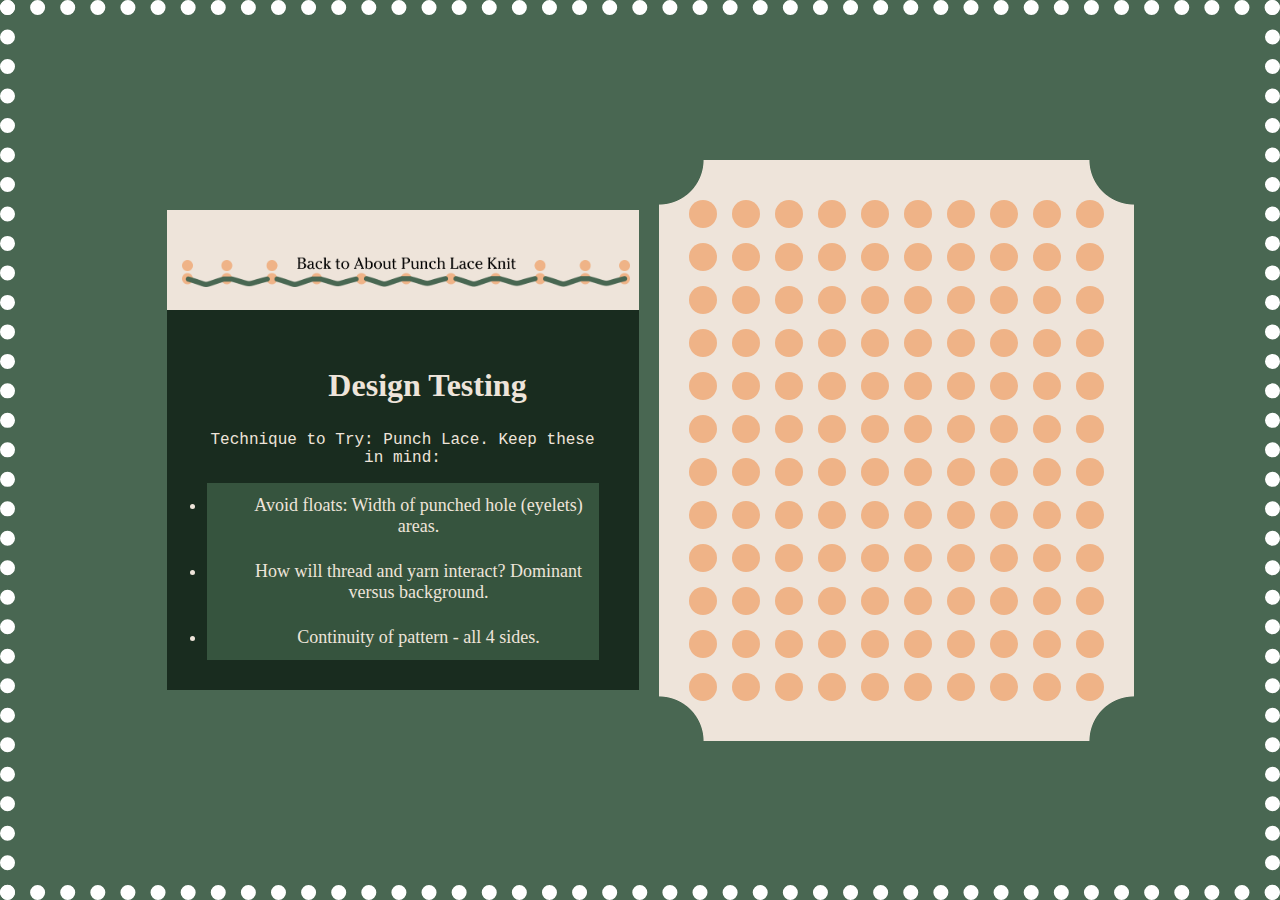
<file: interactive_punchcard.html>
<!DOCTYPE html>

<html lang="en">

<head>
    <meta charset="UTF-8">
	<meta name="viewport" content="width=device-width, initial-scale=1.0">
	<meta http-equiv="X-UA-Compatible" content="ie=edge">
	<title>programming textiles</title>
	<link rel="stylesheet" href="style.css">

	<style>
		body{
			display:flex;
			justify-content: center;
			align-items: center;
			height: 100vh;
			background: #496752;
			margin: 0;
		}
	</style>


</head>

<body>
<div class="main" style="width: 40vw;">
	<div class="rectangle" style="background-color: #EEE4DA;">
		<p>
			<a href="punch_lace.html">
			<img style="width: 95%;" src="images/interactive_punch_header.png">
			</a>
		</p>
	</div>

	<div id="myDIV" class="listheading">
		<h2 style="color: #EEE4DA;">Design Testing</h2>
		<p style="color: #EEE4DA;">Technique to Try: Punch Lace. Keep these in mind:</p>

		<ul id="myUL">
			<li>Avoid floats: Width of punched hole (eyelets) areas.</li>
			<li>How will thread and yarn interact? Dominant versus background.</li>
			<li>Continuity of pattern - all 4 sides.</li>
		</ul>
	</div>

<script>
	var list=document.querySelector('ul');
	list.addEventListener('click', function(ev){
		if (ev.target.tagName === 'LI') {
			ev.target.classList.toggle('checked');
		}
	}, false);
</script>

</div>


<div class="punchcard" style="background-color: #EEE4DA; border: none; height: fit-content; width: fit-content;">
	<div class="grid" onclick="activedot()" >

		<div class="dot"></div>
		<div class="dot"></div>
		<div class="dot"></div>
		<div class="dot"></div>
		<div class="dot"></div>
		<div class="dot"></div>
		<div class="dot"></div>
		<div class="dot"></div>
		<div class="dot"></div>
		<div class="dot"></div>
		<div class="dot"></div>
		<div class="dot"></div>
		<div class="dot"></div>
		<div class="dot"></div>
		<div class="dot"></div>
		<div class="dot"></div>
		<div class="dot"></div>
		<div class="dot"></div>
		<div class="dot"></div>
		<div class="dot"></div>
		<div class="dot"></div>
		<div class="dot"></div>
		<div class="dot"></div>
		<div class="dot"></div>
		<div class="dot"></div>
		<div class="dot"></div>
		<div class="dot"></div>
		<div class="dot"></div>
		<div class="dot"></div>
		<div class="dot"></div>
		<div class="dot"></div>
		<div class="dot"></div>
		<div class="dot"></div>
		<div class="dot"></div>
		<div class="dot"></div>
		<div class="dot"></div>
		<div class="dot"></div>
		<div class="dot"></div>
		<div class="dot"></div>
		<div class="dot"></div>
		<div class="dot"></div>
		<div class="dot"></div>
		<div class="dot"></div>
		<div class="dot"></div>
		<div class="dot"></div>
		<div class="dot"></div>
		<div class="dot"></div>
		<div class="dot"></div>
		<div class="dot"></div>
		<div class="dot"></div>
		<div class="dot"></div>
		<div class="dot"></div>
		<div class="dot"></div>
		<div class="dot"></div>
		<div class="dot"></div>
		<div class="dot"></div>
		<div class="dot"></div>
		<div class="dot"></div>
		<div class="dot"></div>
		<div class="dot"></div>
		<div class="dot"></div>
		<div class="dot"></div>
		<div class="dot"></div>
		<div class="dot"></div>
		<div class="dot"></div>
		<div class="dot"></div>
		<div class="dot"></div>
		<div class="dot"></div>
		<div class="dot"></div>
		<div class="dot"></div>
		<div class="dot"></div>
		<div class="dot"></div>
		<div class="dot"></div>
		<div class="dot"></div>
		<div class="dot"></div>
		<div class="dot"></div>
		<div class="dot"></div>
		<div class="dot"></div>
		<div class="dot"></div>
		<div class="dot"></div>
		<div class="dot"></div>
		<div class="dot"></div>
		<div class="dot"></div>
		<div class="dot"></div>
		<div class="dot"></div>
		<div class="dot"></div>
		<div class="dot"></div>
		<div class="dot"></div>
		<div class="dot"></div>
		<div class="dot"></div>
		<div class="dot"></div>
		<div class="dot"></div>
		<div class="dot"></div>
		<div class="dot"></div>
		<div class="dot"></div>
		<div class="dot"></div>
		<div class="dot"></div>
		<div class="dot"></div>
		<div class="dot"></div>
		<div class="dot"></div>
		<div class="dot"></div>
		<div class="dot"></div>
		<div class="dot"></div>
		<div class="dot"></div>
		<div class="dot"></div>
		<div class="dot"></div>
		<div class="dot"></div>
		<div class="dot"></div>
		<div class="dot"></div>
		<div class="dot"></div>
		<div class="dot"></div>
		<div class="dot"></div>
		<div class="dot"></div>
		<div class="dot"></div>
		<div class="dot"></div>
		<div class="dot"></div>
		<div class="dot"></div>
		<div class="dot"></div>
		<div class="dot"></div>
		<div class="dot"></div>
	</div>
</div>


    <script>
        function activedot (){
    document.querySelectorAll('.dot').forEach(function(div) {
    div.addEventListener('click', function() {
        if (div.style.backgroundColor = '#EFB387') {
        div.style.backgroundColor = '#496752';
        } else {
        div.style.backgroundColor = '#EFB387';
        }
    });
    });
}

</script>
	
</body>

</html>
</file>
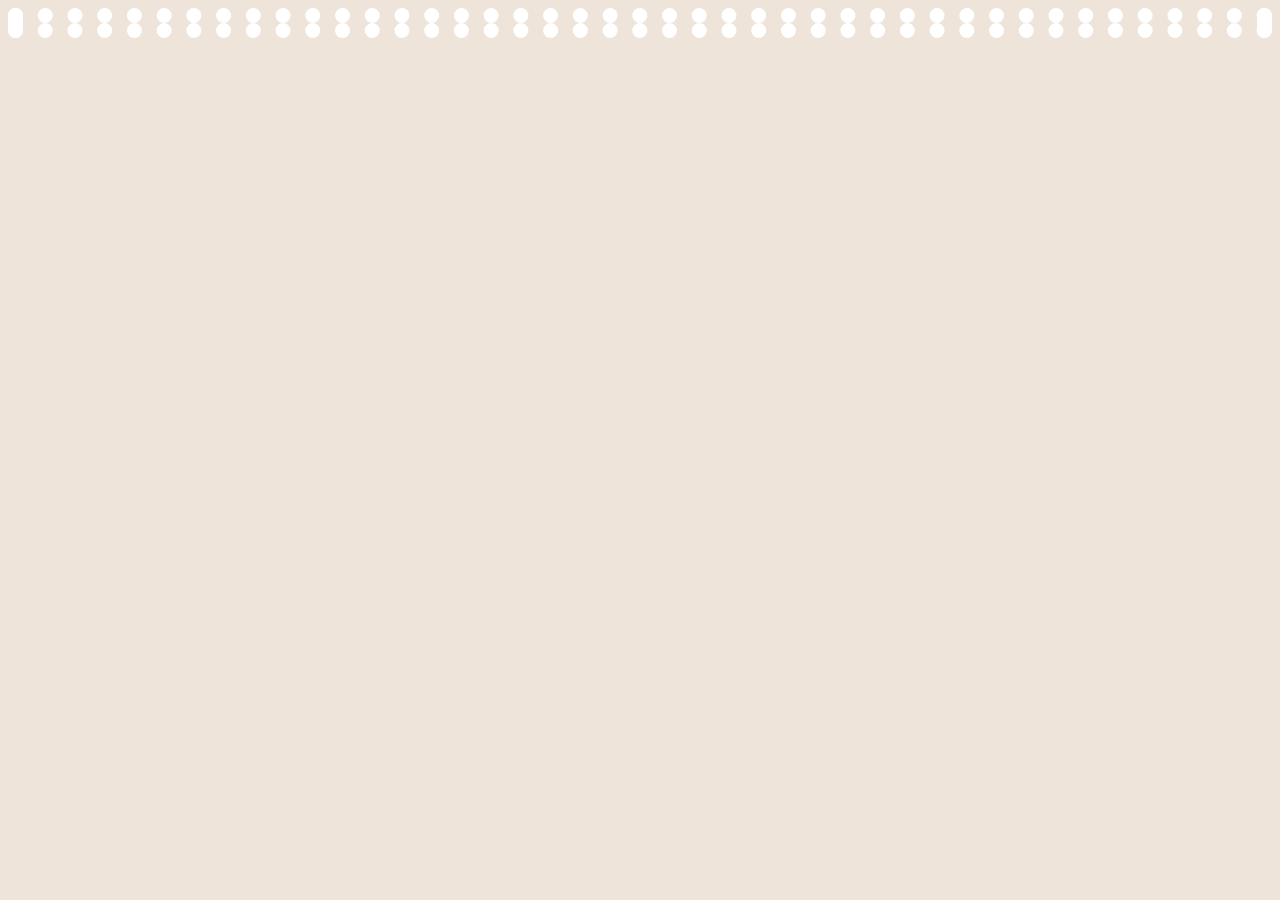
<file: interactivetest.html>
<!DOCTYPE html>

<html lang="en">

<head>
    <meta charset="UTF-8">
	<meta name="viewport" content="width=device-width, initial-scale=1.0">
	<meta http-equiv="X-UA-Compatible" content="ie=edge">
	<title>programming textiles</title>
	<link rel="stylesheet" href="style.css">
</head>

<body>
	<style>
		.dropdown {position:relative;}
		.dropdown-content {
			display:none;
			position: absolute;
			background-color: ;
		}
	</style>
	
</body>

</html>
</file>
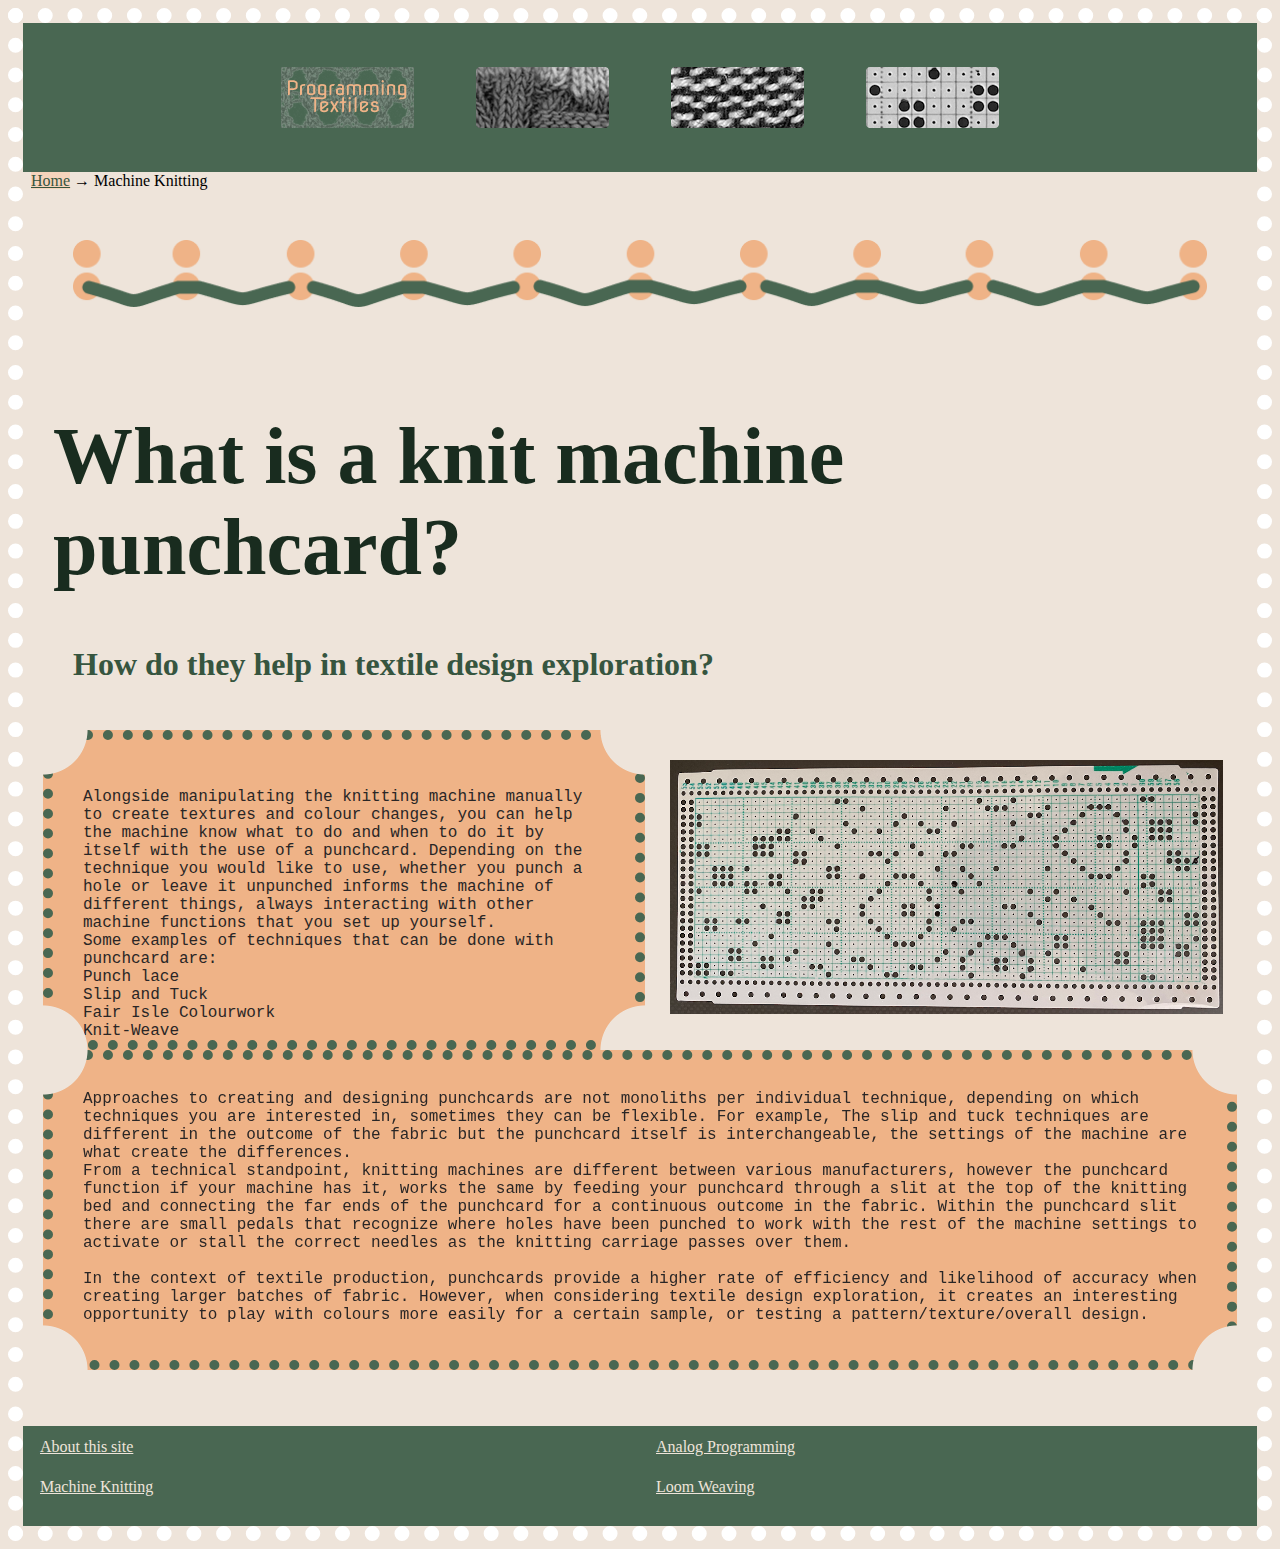
<file: knit.html>
<!DOCTYPE html>

<html lang="en">

<head>
    <meta charset="UTF-8">
	<meta name="viewport" content="width=device-width, initial-scale=1.0">
	<meta http-equiv="X-UA-Compatible" content="ie=edge">
	<title>programming textiles</title>
	<link rel="stylesheet" href="style.css">
	
	<nav-ul>
		<li style="float: left;"><a href="index.html"><img src="images/logo2.png" alt="Home"></a></li>
			<div class="dropdown">
				<button class="dropbtn"><img src="images/knitnav 1.png">
					<i class="fa fa-caret-down"></i>
				</button>
				<div class="dropdown-content">
					<a href="knit.html">What is a punchcard?</a>
					<a href="punch_lace.html">Punch Lace</a>
				</div>
			</div>
		<li><a href="weaving.html"><img src="images/navbar_weave 1.png" alt="Loom Weaving"></a></li>
		<li><a href="analog_programming.html"><img src="images/punchcardnav 1.png" alt="Analog Programming"></a></li>

	</nav-ul>

	<style>
		img {
			float: left;
			margin: 30px 15px;
		}

	/*vw means visible width and vh means visible height, code is from https://blog.logrocket.com/css-full-page-background/#fixed-backgrounds
	body{ 
			width: 80vw;
			height: 100vh;
			background-size: contain;
			background-repeat: no-repeat;
			background-position: center;
			background: url(images/desktop_background_knit.svg)
		} 
		*/
	</style>
	<!--For the image float code from here https://www.w3schools.com/Css/tryit.asp?filename=trycss_float2-->
</head>

<!-- to make an image the background (IN THE CSS FILE) to the html code use this: 
 background-image : url('../images/github.png');
	this instance for when the style.css file is in its' own folder within the broad (asset) project repository
	the ../ (instead of a ./) gives you access to the grandparent (overarching) folder and not just the one that the image 
		file is within (ie. ../ gives access to programming-textiles and ./ would be images)-->
    
<!-- review if this page is helpful for applying the page layout for the pages
 https://www.w3schools.com/html/html_layout.asp -->



<body>

<nav aria-label="Breadcrumb" class="breadcrumb">
	<ol>
		<li><a href="index.html" style="color: #36553F; background-color: #F6D4BC;">Home</a></li>
		<li><span aria-current="page">Machine Knitting</span></li>
	</ol>
</nav>

<!--breadcrumbs code from https://developer.mozilla.org/en-US/docs/Web/CSS/How_to/Layout_cookbook/Breadcrumb_navigation-->

	<div class="main"><img style="width: 95%;" src="images/header_knit.png"></div>

	<h1>What is a knit machine punchcard?</h1>
	<h2>How do they help in textile design exploration?</h2>



	<div class="main">
		<div class="punchcard" style="height: 300px;">
			<br>
			<p style="margin: 30px;">Alongside manipulating the knitting machine manually to create textures and colour changes,
				you can help the machine know what to do and when to do it by itself with the 
				use of a punchcard. Depending on the technique you would like to use, whether you 
				punch a hole or leave it unpunched informs the machine of different things, always
				interacting with other machine functions that you set up yourself.
			<br> Some examples of techniques that can be done with punchcard are:
			<br> Punch lace
			<br> Slip and Tuck
			<br> Fair Isle Colourwork
			<br> Knit-Weave
			</p>
		</div>
		<div><img src="images/punchcard1 copy.png"></div>
		<div class="punchcard" style="height: 300px;">
			<p style="margin: 30px;"> Approaches to creating and designing punchcards are not monoliths per individual technique,
				depending on which techniques you are interested in, sometimes they can be flexible. For example, The slip and 
				tuck techniques are different in the outcome of the fabric but the punchcard itself is interchangeable, the settings of
				the machine are what create the differences. 
				<br> From a technical standpoint, knitting machines are different between various manufacturers, however the punchcard
				function if your machine has it, works the same by feeding your punchcard through a slit at the top of the knitting bed 
				and connecting the far ends of the punchcard for a continuous outcome in the fabric. Within the punchcard slit there are 
				small pedals that recognize where holes have been punched to work with the rest of the machine settings to activate or stall
				the correct needles as the knitting carriage passes over them.<br>
				<br> In the context of textile production, punchcards provide a higher rate of efficiency and likelihood of accuracy 
				when creating larger batches of fabric. However, when considering textile design exploration, it creates an interesting
				opportunity to play with colours more easily for a certain sample, or testing a pattern/texture/overall design.
		</div>
	</div>

<br>



<!-- THIS IS THE COLUMN ATTEMPT- WHICH WORKS NOW BUT I DONT THINK IS NEEDED
	<div class="row">
		<div class="column" style="background-color:#EEE4DA">
			<img src="images/punchcard1.png"
			width="300">
			
		</div>
		<div class="column" style="background-color:#EEE4DA">
			<h2>Technical application and use</h2>
			<p>Info about the punchcard example.</p>
		</div>
	</div>
	-->
	

<br>

<footer class="rectangle">

	<table style="width: 100%; table-layout: fixed;">
		<colgroup>
			<col style="width: 50%;">
			<col style="width: 50%;">
		</colgroup>
		<tr>
			<td><a style="padding: 5px;" href="index.html">About this site</a></td>
			<td><a style="padding: 5px;" href="analog_programming.html">Analog Programming</a></td>
		</tr>
		<tr>
			<td><a style="padding: 5px;" href="knit.html">Machine Knitting</a></td>
			<td><a style="padding: 5px;" href="weaving.html">Loom Weaving</a></td>
		</tr>
	</table>

</footer>

</body>

</html>


<!-- in CSS to change colours when going over the button possibly works:
 button, .buttontext {color;}
 button.hover, buttontext {color;}
 - from Evan in class - his website-->
</file>
<file: style.css>
/*LAYOUT*/

*::before, *::after { 
    box-sizing: border-box;}



body{ 
    background-color:#EEE4DA;
    box-sizing: border-box;
    border: 15px dotted white;
    height: 100%;}


.header {
    display: flex;
    flex-direction: row;
    flex-wrap: wrap;
    justify-content: center;
}

.main {
    display: flex;
    box-sizing: border-box;
    padding: 20px;
    column-gap: 10px;
    justify-content: space-around;
flex-wrap: wrap;
    align-content: space-evenly;
    align-items: flex-start;
}

    /*flex-flow: row wrap;*/

.main div {
    width: 45vw;
    flex-grow: 1;
}

@media screen and (max-width: 600px) {
    .column-left {
        width:100vw;
    }
    .column-right {
        width: 100vw;
    }
}


/* HTML: <div class="parallelogram"></div> */
.parallelogram {
  --p: 70vw; /* control the shape (can be percentage) */
  height: 500px;
  aspect-ratio: 3/2;
  clip-path: polygon(var(--p) 0,100% 0,calc(100% - var(--p)) 100%,0 100%);
  background: #EEE4DA;
}

.bg-shape{
    position: relative;
    overflow: hidden;
    padding: 50px;
}

.bg-shape:after {
    content: '';
    position: absolute;
    mask: radial-gradient(40px at 40px 40px,#0000 98%,#000) -40px -40px;
    height: 400px;
    width: 100vw;
    background-color:#496752;
}


/*code for punchcard gotten from css-generators.com (https://css-generators.com/custom-corners/)*/
.punchcard {
    mask: radial-gradient(45px at 45px 45px,#0000 98%,#000) -45px -45px;
    height: 400px;
    width: 100%;
    background-color:#EFB387;
    border: 10px dotted #496752;
    border-radius: 45px;
    overflow: scroll;
}

.rectangle {
		width: 100%;
		height: 100px;
		background-color: #496752;
	}

/*interactive punchcard*/
        /*below from https://www.cssportal.com/css-pattern-generator/*/
.dot-grid {
	background-image: radial-gradient(#EFB387 9px, transparent 9px);
	background-size: 28px 28px;
	background-color: #EEE4DA;
}

        /*for the CSS grid: https://www.digittrix.com/scripts/how-to-build-responsive-grid-layouts-with-css-grid*/
.layout{
    display: grid;
    grid-template-areas: 
    "main punchcard";
    grid-template-columns: 1fr 1fr;
    grid-template-rows: auto;
    min-height: 100vh;
    gap: 20px;
    padding: 40px;
}

@media (max-width: 768px) {
    .layout{
        grid-template-areas: 
        "header"
        "main"
        "layout"
        "footer";
        grid-template-columns: 1fr;
    }
}



/**/
.grid {
    display: grid;
    grid-template-columns: repeat(10,28px);
    grid-gap: 15px;
    padding: 40px 30px;
}

.dot {
    width: 28px;
    height: 28px;
    background-color: #EFB387;
    border-radius: 50%;
    cursor: pointer;
    transition: background-color 0.3s ease;

        /*making list items unselectable*/
    -webkit-user-select: none;
    -mox-user-select: none;
    -ms-user-select: none;
    user-select: none;
}

@media screen and (max-width: 600px){
    .dot{
        width: 15px;
        height: 15px;
    }
    .grid{
        grid-gap: 5px;
        grid-template-columns: repeat(6,28px);
        padding: 40px 40px 40px 50px;
    }
}

.dot-active{
    background-color: #496752;
}

/*.punchcard {
  mask: radial-gradient(40px at 40px 40px,#0000 98%,#000) -40px -40px;
  height: 100vh;
  width: 100vw;
  background-color: #EEE4DA;
}*/

/*the code below is from here https://www.w3schools.com/howto/howto_css_two_columns.asp*/
.column {
    float: left;
    width: 50%;
    margin: 10px 10px;
}

.row:after {
    content: "";
    display: table;
    clear: both;
}
@media screen and (max-width: 600px) {
    .column {
        width:100%;
    }
}



td {
   padding: 10px;
}
a:link{
    color: #EEE4DA;
}
a:visited{
    color: #EFB387;
}
a:hover{
    background-color: #36553F;
}

.footer {
    display: flex;
    
}


/*TYPOGRAPHY*/

h1{font-size: 5rem;    
    font-family: 'Times New Roman', Times, serif;
    color: #192c1f;
    margin-left: 30px;}
h2{font-size: 2rem;
    color: #36553F;
    margin-left: 50px;}
p{font-size: 1rem;
    font-family: 'Courier New', Courier, monospace;
    color: #292626}


img {max-width: 95%;
    height: auto;
    float: left;
	margin: 30px 15px;}

/*below is from https://www.w3schools.com/css/css_background_attachment.asp (w3schools)
body {
			background-image: url("images/knitting_background_compact.png");
			background-repeat: no-repeat;
			background-position: center;
			margin-right: 200px;
			background-attachment: fixed;
		}
*/

/*checklist - for interactive punchcards below. from here https://www.w3schools.com/howto/howto_js_todolist.asp*/
ul {
    margin: 0;
    padding: 0;
}

ul li {
    cursor: pointer;
    position: relative;
    padding: 12px 8px 12px 40px;
    background: #36543e;
    color: #EEE4DA;
    font-size: 18px;
    transition: 0.2s;

    /*making list items unselectable*/
    -webkit-user-select: none;
    -mox-user-select: none;
    -ms-user-select: none;
    user-select: none;
}

ul li:hover {
  background: #192c1f;
}

ul li.checked {
    background: #192c1f;
    color:#EEE4DA;
}

ul li.checked::before {
    content: '';
    position: absolute;
    border-color: #EEE4DA;
    border-style: solid;
    border-width: 0 2px 2px 0;
    top:10px;
    left:16px;
    transform: rotate(45deg);
    height: 15px;
    width: 7px;
}

.listheading {
    background-color: #192c1f;
    padding: 30px 40px;
    color: #EEE4DA;
    text-align: center;
}

.listheading:after{
    content:"";
    display: table;
    clear: both;
}

/*below is css for nav bar - flexbox and center align. from https://www.w3schools.com/css/css_navbar_horizontal.asp*/


nav-ul {
    list-style-type: none;
    margin: 0;
    padding: 0;
    background-color: #496752;
    display: flex;
    justify-content: center;
    overflow: hidden;
}

nav-ul li a {
    display: block;
    color: #EEE4DA;
    padding: 14px 16px;
    text-decoration: none;
}

nav-ul li a:hover {
    background-color: #36553F;
}

nav-ul li a.active {
    background-color: #EFB387;
    color: #292626;
}

@media only screen and (max-width: 600px) {
    nav-ul {flex-direction: column}
}

/*below is for dropdown nav*/
.dropdown {
    float: left;
    overflow: hidden;
}

.dropdown .dropbtn {
    border: none;
    outline: none;
    color: #EFB387;
    background-color: inherit;
    padding: 14px 16px;
    margin: 0;
}

.dropdown-content {
    display: none;
    position: absolute;
    background-color: #EFB387;
    min-width: 160px;
    box-shadow: 0px 8px 16px 0px rgba(0,0,0,0.2);
    z-index: 1;
}

.dropdown-content a {
    float: none;
    color: #292626;
    padding: 12px 16px;
    text-decoration: none;
    display: block;
    text-align: left;
}

.dropdown-content a:hover {
    background-color: #EEE4DA;
}

.dropdown:hover .dropdown-content {
    display: block;
}

.breadcrumb {
    padding: 0 0.5rem;
}

.breadcrumb ol {
    display: flex;
    flex-wrap: wrap;
    list-style: none;
    margin: 0;
    padding: 0;
    align-items: end;
}

.breadcrumb li:not(:last-child)::after{
    display: inline-block;
    margin: 0 0.25rem;
    content: "→";
}

/*RESPONSIVENESS*/

/* Extra small devices {phones, 600px and down} */
@media only screen and (max-width: 600px) { 
   h1 {font-size: 3rem;}
   h2 {font-size: 1.5rem;}
   img {margin: 15px 10px;}
}
/*small devices (portrait tablets and large phones, 600px and up) */
@media only screen and (min-width: 600px) {
    h1 {font-size: 3rem;}
    h2 {font-size: 1.5rem;}
}
/* Medium devices {landscape tablets, 768px and up} */
@media only screen and (min-width: 768px) { 
    h1 {font-size: 5rem;}
    h2 {font-size: 2rem;}
}
/* Large devices {laptops/desktops, 992px and up} */
@media only screen and (min-width:992px) {
    h1 {font-size:5rem;}
    h2 {font-size: 2rem;}
}
/* Extra large devices {large laptops and desktops, 1200px and up} */
@media only screen and (min-width: 1200px) {
    h1 {font-size: 5rem;}
    h2 {font-size: 2rem;}
}
</file>
